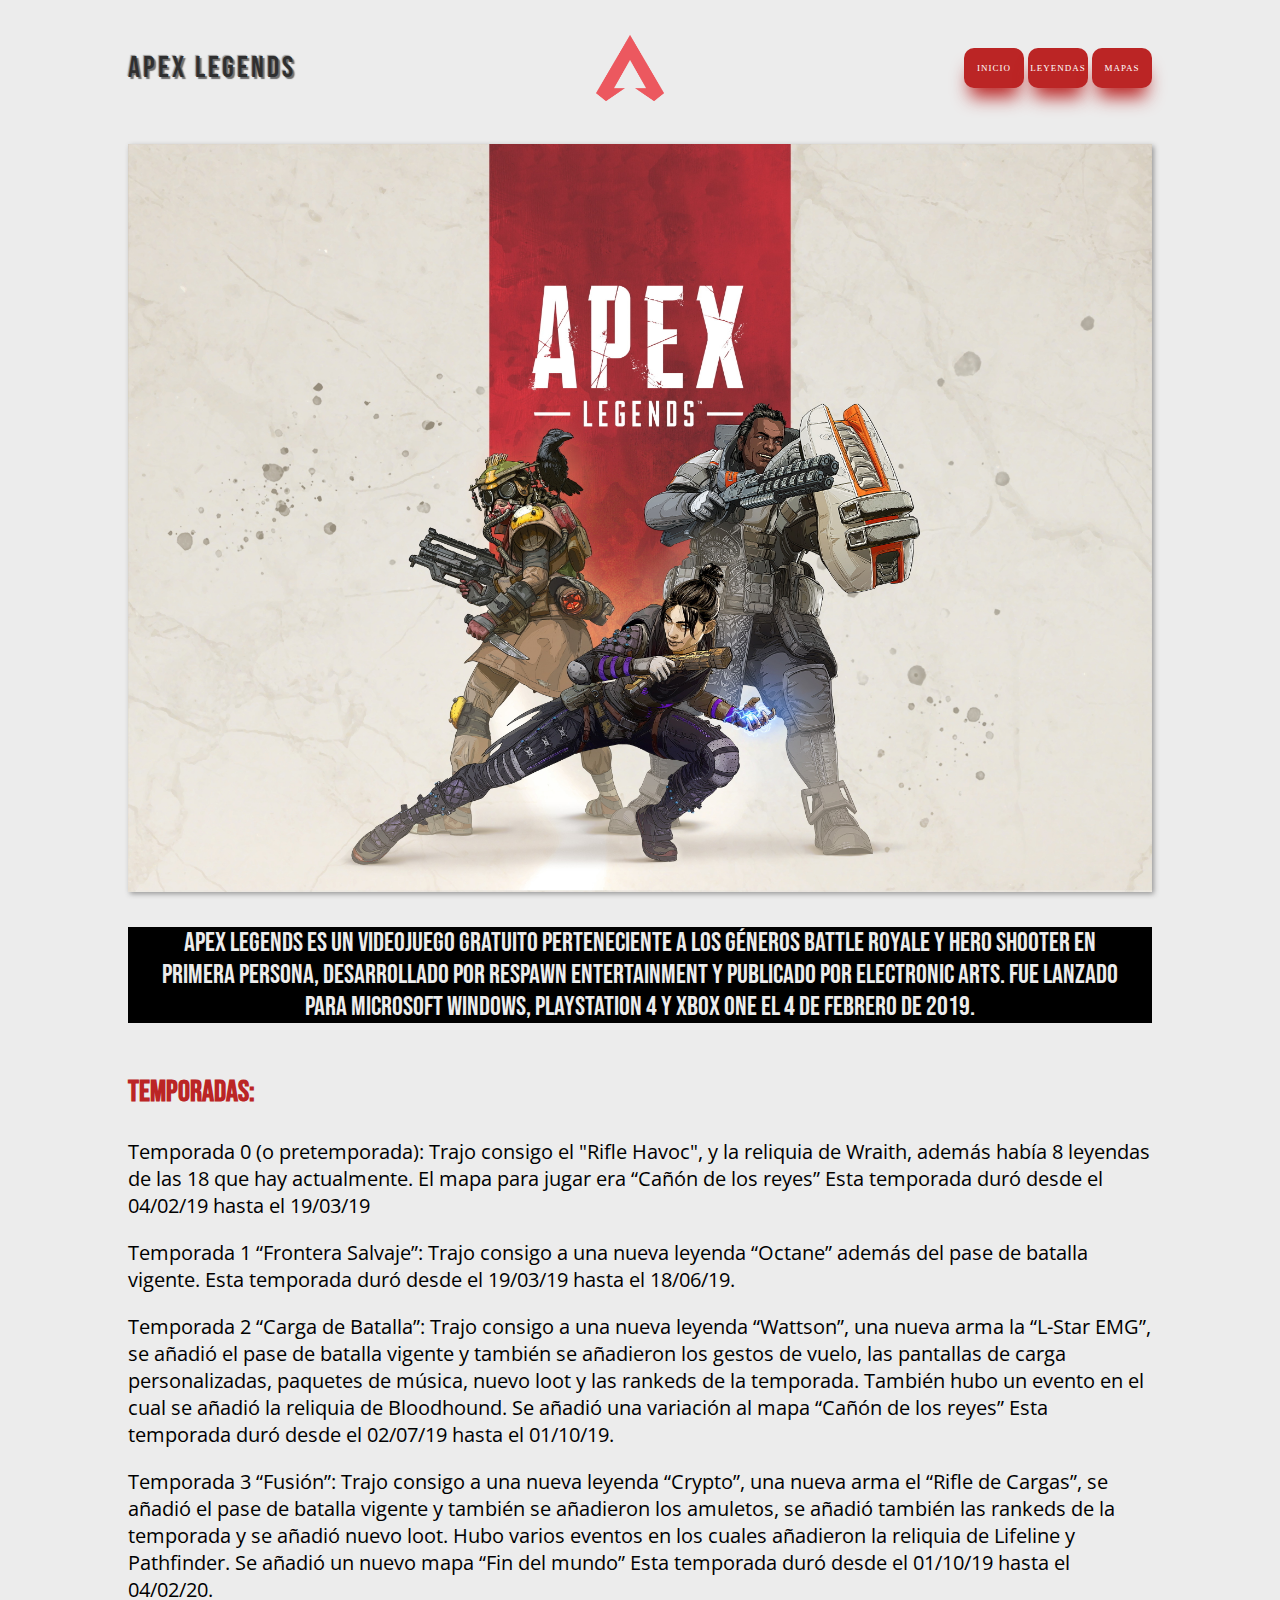
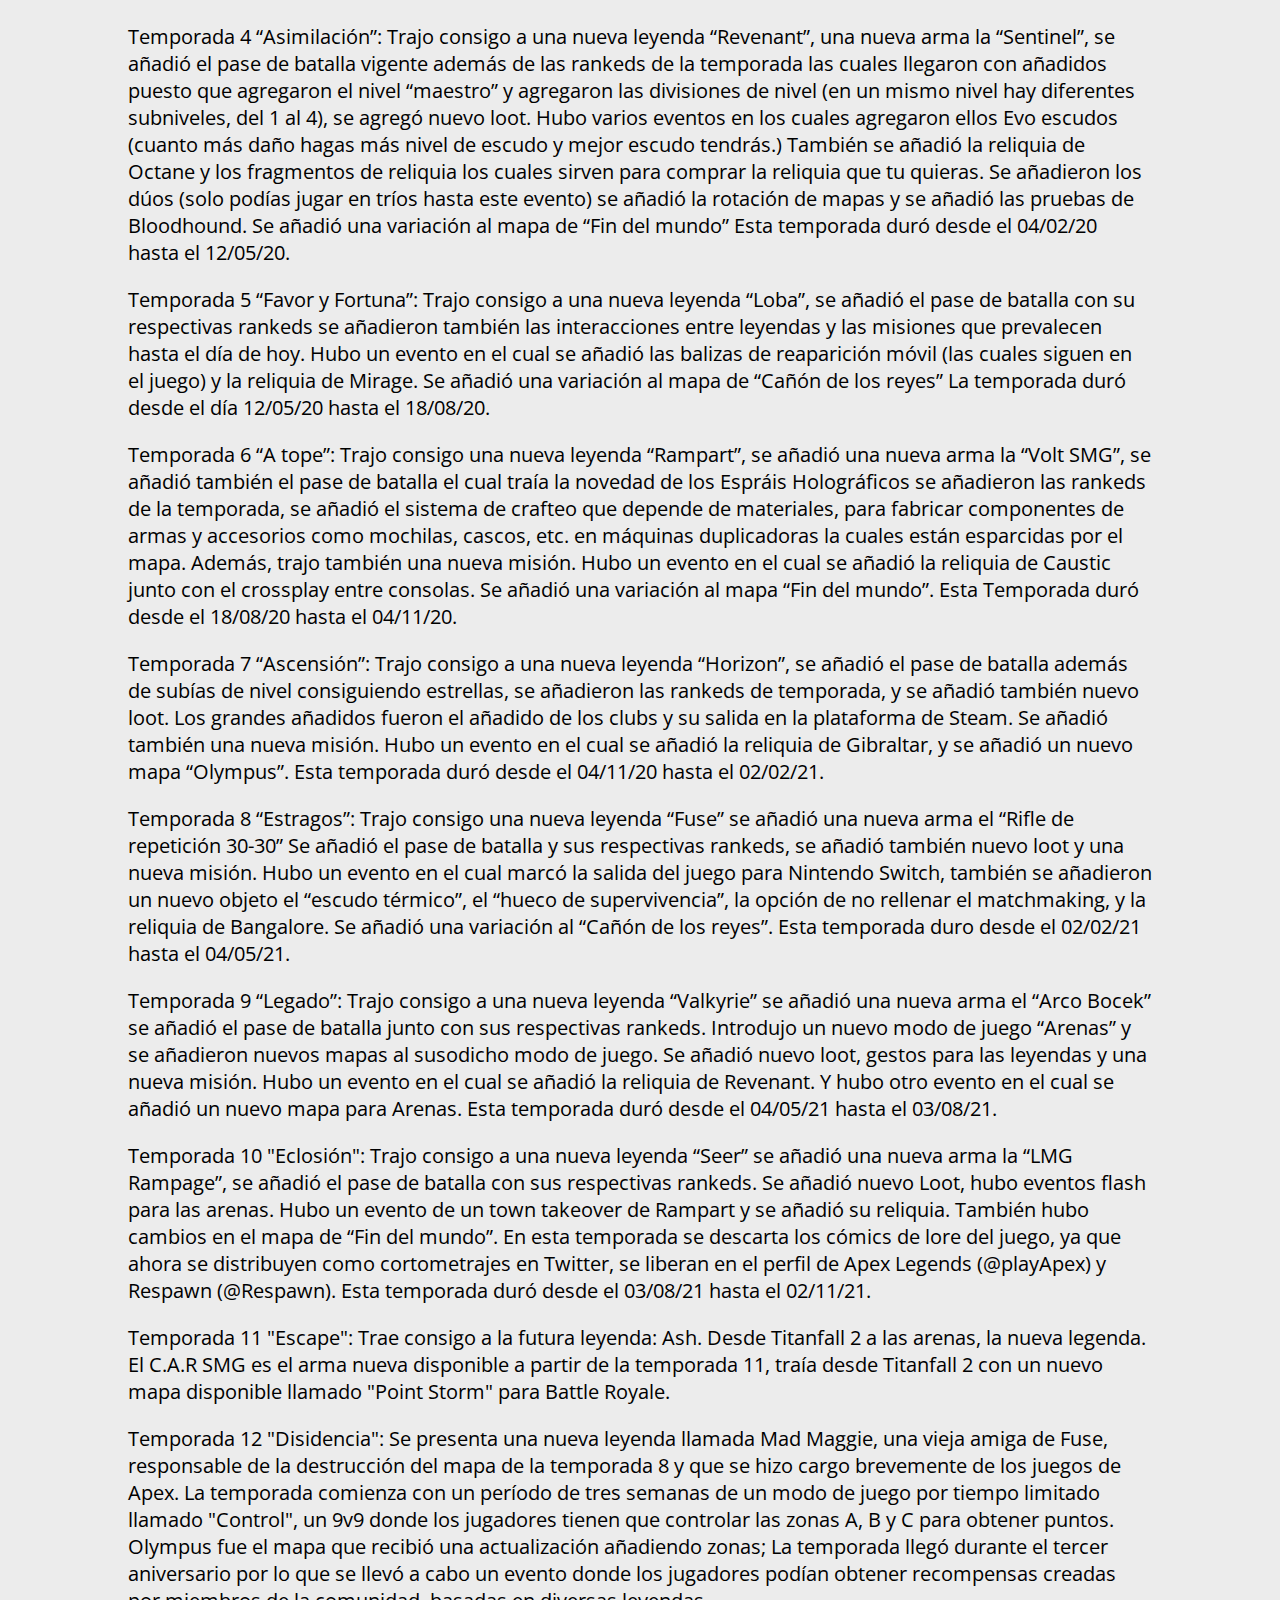
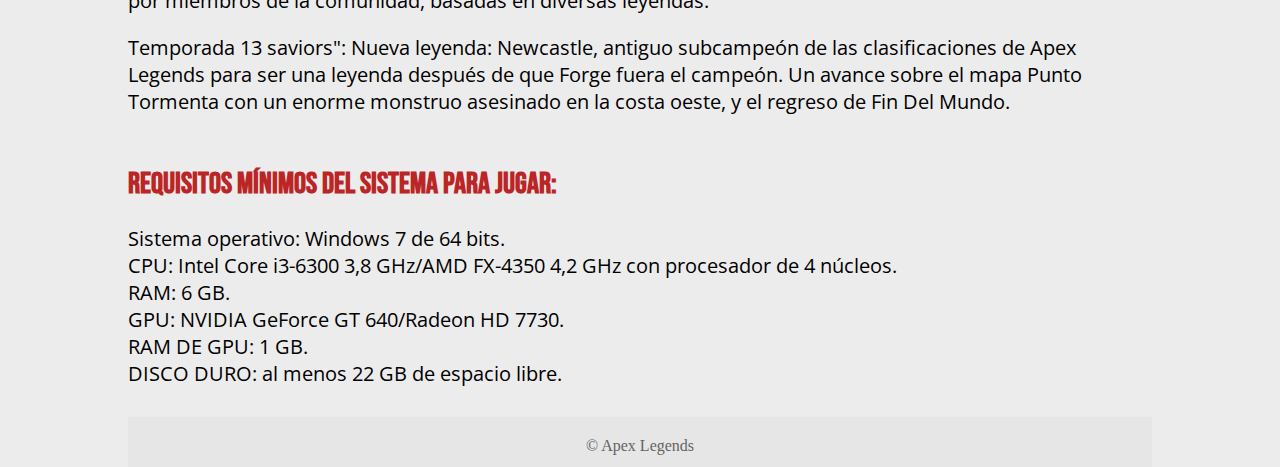
<file: index.html>
<!DOCTYPE html>
<html lang="en"> 
    
    <link href='https://unpkg.com/boxicons@2.1.2/css/boxicons.min.css' rel='stylesheet'>



    <head>
        <title>Apex Legends</title>
        <link rel="stylesheet" href="./css/index.css">
        <link href="https://fonts.googleapis.com/css2?family=Bebas+Neue&display=swap" rel="stylesheet">
        <link href="https://fonts.googleapis.com/css2?family=Open+Sans:wght@300&display=swap" rel="stylesheet">
        <link rel="icon" href="./img/icono.png">

    </head>

    <body>

        <header>

            <div class="container">

                <p class="titulo">Apex Legends</p>

                <img src="img/Apex-Legends.png" alt="Apex Legends" >



                <nav>
                    <a href="index.html">Inicio</a>
                    <a href="leyendas.html">Leyendas</a>
                    <a href="mapas.html">Mapas</a>
                </nav>

            </div>
           
    <ul class="menu-responsive">
        <li>
            <a href="#"><i class='bx bx-menu bx-sm'></i></a>
            <ul class="menu">
                <li><a href="index.html">Inicio</a></li>

                <li><a href="leyendas.html">Leyendas</a></li>

                <li><a href="mapas.html">Mapas</a></li>

            </ul>
        </li>
    </ul>

       </header>

       


      
<div class="contenido">
<img src="./img/Apex-legends.jpg">
<p >
    Apex Legends es un videojuego gratuito perteneciente a los géneros battle royale y hero shooter en primera persona, desarrollado por Respawn Entertainment y publicado por Electronic Arts. Fue lanzado para Microsoft Windows, PlayStation 4 y Xbox One el 4 de febrero de 2019.
</p>
</div>



<div class="temporadas">
    <h2>Temporadas:</h2><br>
    <p>
        Temporada 0 (o pretemporada): Trajo consigo el "Rifle Havoc", y la reliquia de Wraith, además había 8 leyendas de las 18 que hay actualmente. El mapa para jugar era “Cañón de los reyes” Esta temporada duró desde el 04/02/19 hasta el 19/03/19
    </p><span></span>
    <p>
    Temporada 1 “Frontera Salvaje”: Trajo consigo a una nueva leyenda “Octane” además del pase de batalla vigente. Esta temporada duró desde el 19/03/19 hasta el 18/06/19.
    </p><span></span>
    <p>
    Temporada 2 “Carga de Batalla”: Trajo consigo a una nueva leyenda “Wattson”, una nueva arma la “L-Star EMG”, se añadió el pase de batalla vigente y también se añadieron los gestos de vuelo, las pantallas de carga personalizadas, paquetes de música, nuevo loot y las rankeds de la temporada. También hubo un evento en el cual se añadió la reliquia de Bloodhound. Se añadió una variación al mapa “Cañón de los reyes” Esta temporada duró desde el 02/07/19 hasta el 01/10/19.
    </p><span></span>
    <p>
    Temporada 3 “Fusión”: Trajo consigo a una nueva leyenda “Crypto”, una nueva arma el “Rifle de Cargas”, se añadió el pase de batalla vigente y también se añadieron los amuletos, se añadió también las rankeds de la temporada y se añadió nuevo loot. Hubo varios eventos en los cuales añadieron la reliquia de Lifeline y Pathfinder. Se añadió un nuevo mapa “Fin del mundo” Esta temporada duró desde el 01/10/19 hasta el 04/02/20.
    </p><span></span>
    <p>
    Temporada 4 “Asimilación”: Trajo consigo a una nueva leyenda “Revenant”, una nueva arma la “Sentinel”, se añadió el pase de batalla vigente además de las rankeds de la temporada las cuales llegaron con añadidos puesto que agregaron el nivel “maestro” y agregaron las divisiones de nivel (en un mismo nivel hay diferentes subniveles, del 1 al 4), se agregó nuevo loot. Hubo varios eventos en los cuales agregaron ellos Evo escudos (cuanto más daño hagas más nivel de escudo y mejor escudo tendrás.) También se añadió la reliquia de Octane y los fragmentos de reliquia los cuales sirven para comprar la reliquia que tu quieras. Se añadieron los dúos (solo podías jugar en tríos hasta este evento) se añadió la rotación de mapas y se añadió las pruebas de Bloodhound. Se añadió una variación al mapa de “Fin del mundo” Esta temporada duró desde el 04/02/20 hasta el 12/05/20.
    </p><span></span>
    <p>
    Temporada 5 “Favor y Fortuna”: Trajo consigo a una nueva leyenda “Loba”, se añadió el pase de batalla con su respectivas rankeds se añadieron también las interacciones entre leyendas y las misiones que prevalecen hasta el día de hoy. Hubo un evento en el cual se añadió las balizas de reaparición móvil (las cuales siguen en el juego) y la reliquia de Mirage. Se añadió una variación al mapa de “Cañón de los reyes” La temporada duró desde el día 12/05/20 hasta el 18/08/20.
    </p><span></span>
    <p>
    Temporada 6 “A tope”: Trajo consigo una nueva leyenda “Rampart”, se añadió una nueva arma la “Volt SMG”, se añadió también el pase de batalla el cual traía la novedad de los Espráis Holográficos se añadieron las rankeds de la temporada, se añadió el sistema de crafteo que depende de materiales, para fabricar componentes de armas y accesorios como mochilas, cascos, etc. en máquinas duplicadoras la cuales están esparcidas por el mapa. Además, trajo también una nueva misión. Hubo un evento en el cual se añadió la reliquia de Caustic junto con el crossplay entre consolas. Se añadió una variación al mapa “Fin del mundo”. Esta Temporada duró desde el 18/08/20 hasta el 04/11/20.
    </p><span></span>
    <p>
    Temporada 7 “Ascensión”: Trajo consigo a una nueva leyenda “Horizon”, se añadió el pase de batalla además de subías de nivel consiguiendo estrellas, se añadieron las rankeds de temporada, y se añadió también nuevo loot. Los grandes añadidos fueron el añadido de los clubs y su salida en la plataforma de Steam. Se añadió también una nueva misión. Hubo un evento en el cual se añadió la reliquia de Gibraltar, y se añadió un nuevo mapa “Olympus”. Esta temporada duró desde el 04/11/20 hasta el 02/02/21.
    </p><span></span>
    <p>
    Temporada 8 “Estragos”: Trajo consigo una nueva leyenda “Fuse” se añadió una nueva arma el “Rifle de repetición 30-30” Se añadió el pase de batalla y sus respectivas rankeds, se añadió también nuevo loot y una nueva misión. Hubo un evento en el cual marcó la salida del juego para Nintendo Switch, también se añadieron un nuevo objeto el “escudo térmico”, el “hueco de supervivencia”, la opción de no rellenar el matchmaking, y la reliquia de Bangalore. Se añadió una variación al “Cañón de los reyes”. Esta temporada duro desde el 02/02/21 hasta el 04/05/21.
    </p><span></span>
    <p>
    Temporada 9 “Legado”: Trajo consigo a una nueva leyenda “Valkyrie” se añadió una nueva arma el “Arco Bocek” se añadió el pase de batalla junto con sus respectivas rankeds. Introdujo un nuevo modo de juego “Arenas” y se añadieron nuevos mapas al susodicho modo de juego. Se añadió nuevo loot, gestos para las leyendas y una nueva misión. Hubo un evento en el cual se añadió la reliquia de Revenant. Y hubo otro evento en el cual se añadió un nuevo mapa para Arenas. Esta temporada duró desde el 04/05/21 hasta el 03/08/21.
    </p><span></span>
    <p>
    Temporada 10 "Eclosión": Trajo consigo a una nueva leyenda “Seer” se añadió una nueva arma la “LMG Rampage”, se añadió el pase de batalla con sus respectivas rankeds. Se añadió nuevo Loot, hubo eventos flash para las arenas. Hubo un evento de un town takeover de Rampart y se añadió su reliquia. También hubo cambios en el mapa de “Fin del mundo”. En esta temporada se descarta los cómics de lore del juego, ya que ahora se distribuyen como cortometrajes en Twitter, se liberan en el perfil de Apex Legends (@playApex) y Respawn (@Respawn). Esta temporada duró desde el 03/08/21 hasta el 02/11/21.
    </p><span></span>
    <p>
    Temporada 11 "Escape": Trae consigo a la futura leyenda: Ash. Desde Titanfall 2 a las arenas, la nueva legenda. El C.A.R SMG es el arma nueva disponible a partir de la temporada 11, traía desde Titanfall 2 con un nuevo mapa disponible llamado "Point Storm" para Battle Royale.
    </p><span></span>
    <p>
    Temporada 12 "Disidencia": Se presenta una nueva leyenda llamada Mad Maggie, una vieja amiga de Fuse, responsable de la destrucción del mapa de la temporada 8 y que se hizo cargo brevemente de los juegos de Apex. La temporada comienza con un período de tres semanas de un modo de juego por tiempo limitado llamado "Control", un 9v9 donde los jugadores tienen que controlar las zonas A, B y C para obtener puntos. Olympus fue el mapa que recibió una actualización añadiendo zonas; La temporada llegó durante el tercer aniversario por lo que se llevó a cabo un evento donde los jugadores podían obtener recompensas creadas por miembros de la comunidad, basadas en diversas leyendas.
    </p><span></span>
    <p>
    Temporada 13 saviors":
    Nueva leyenda: Newcastle, antiguo subcampeón de las clasificaciones de Apex Legends para ser una leyenda después de que Forge fuera el campeón. Un avance sobre el mapa Punto Tormenta con un enorme monstruo asesinado en la costa oeste, y el regreso de Fin Del Mundo.
    </p>   
</div>




<div class="requisitos">
    <h2>Requisitos mínimos del sistema para jugar:</h2><br>
    <p>Sistema operativo: Windows 7 de 64 bits. <br>
        CPU: Intel Core i3-6300 3,8 GHz/AMD FX-4350 4,2 GHz con procesador de 4 núcleos. <br>
        RAM: 6 GB. <br>
        GPU: NVIDIA GeForce GT 640/Radeon HD 7730. <br>
        RAM DE GPU: 1 GB. <br>
        DISCO DURO: al menos 22 GB de espacio libre.
    </p>  
</div>



<footer>
    <div class="footer-container">
        <p>&copy; Apex Legends</p>
    </div>
</footer>


    </body>

</html>
</file>
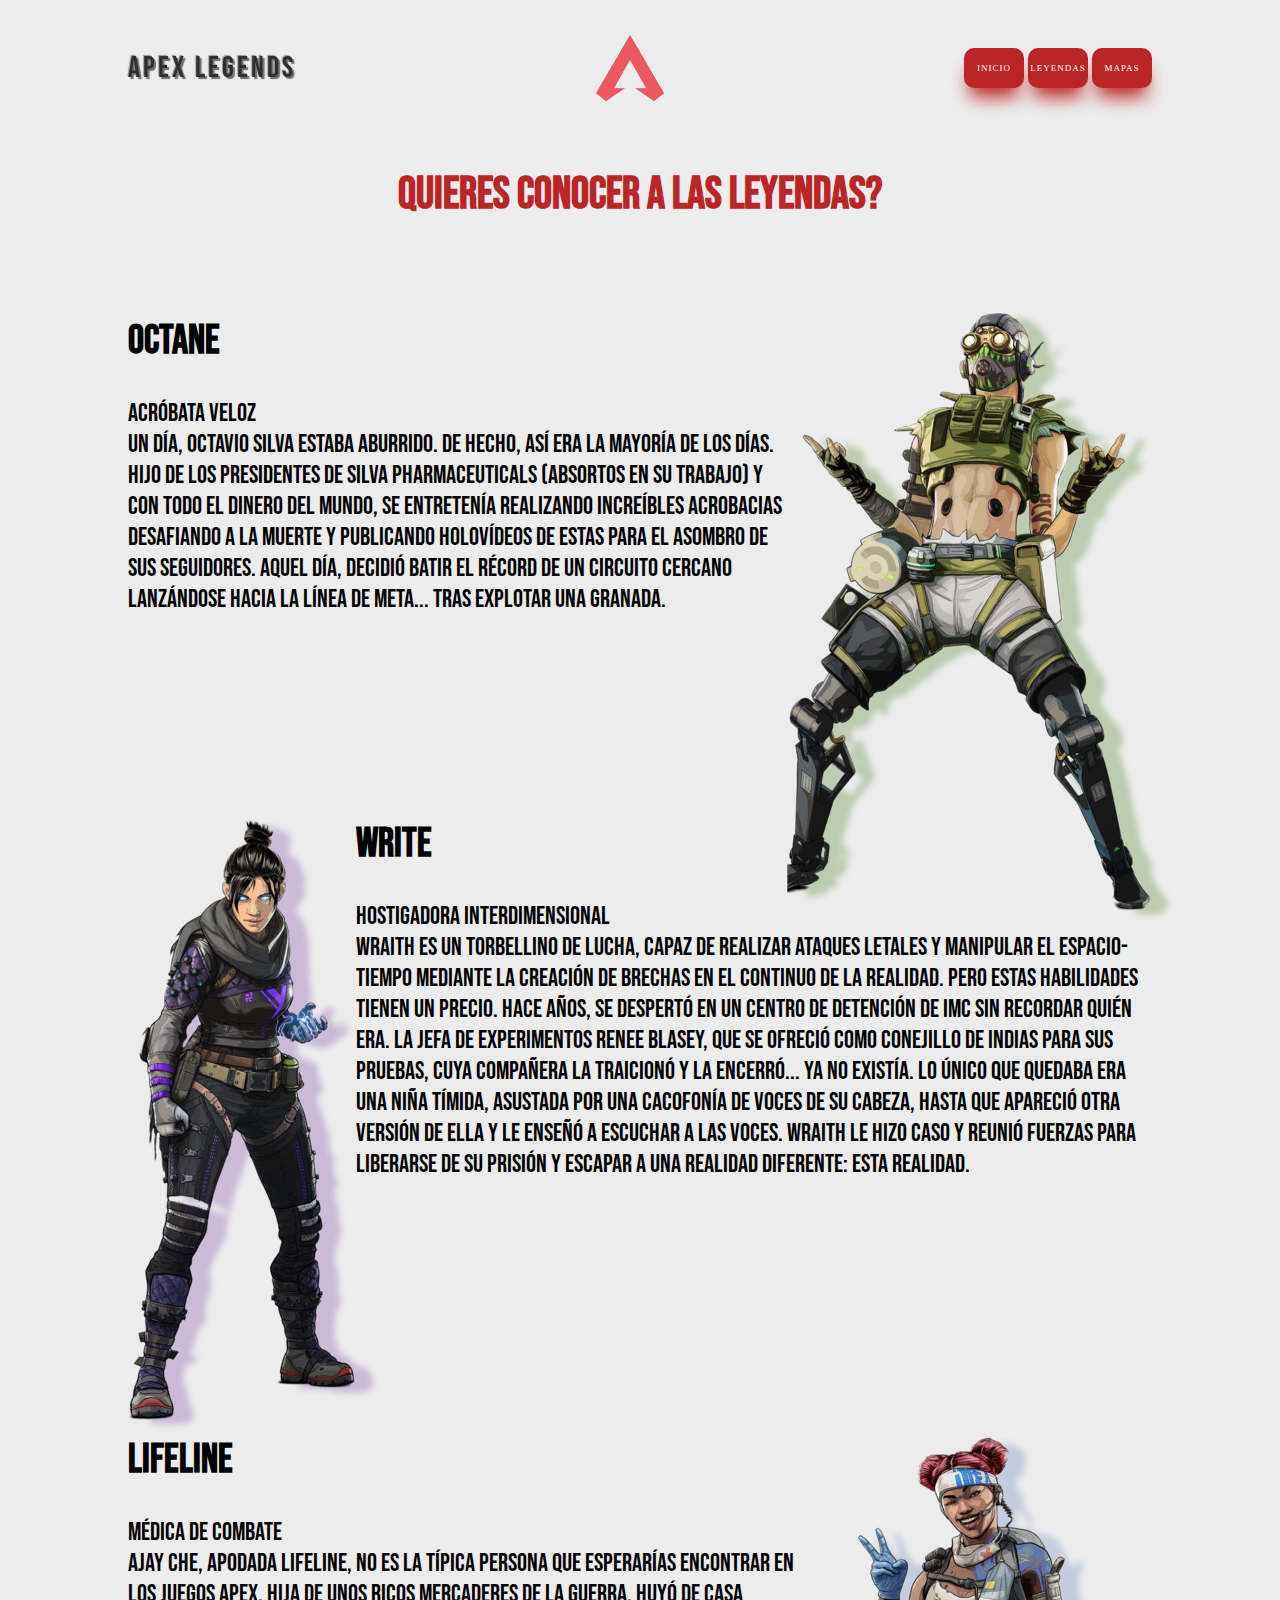
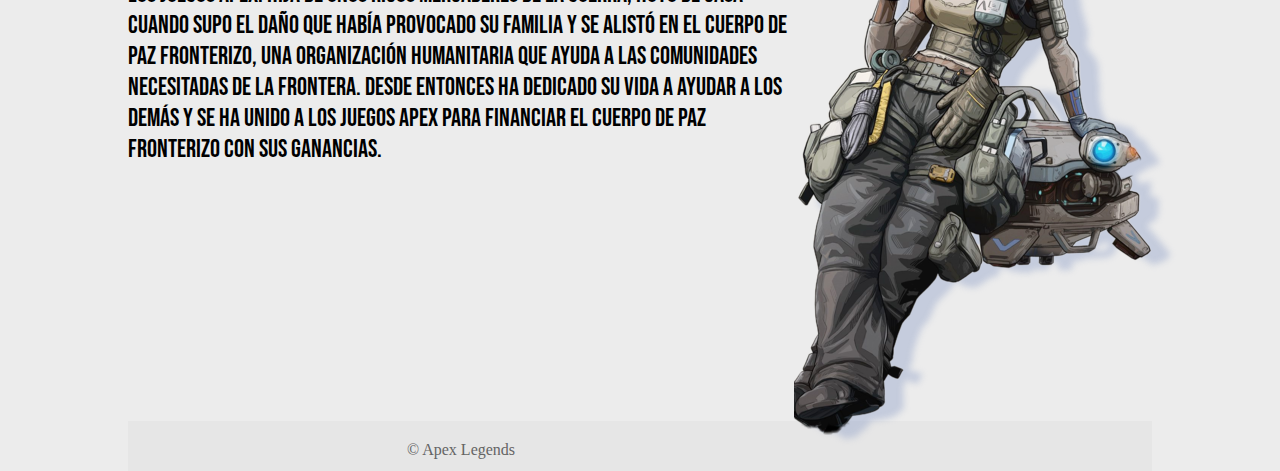
<file: leyendas.html>
<!DOCTYPE html>
<html lang="en"> 
    
   
    <link href='https://unpkg.com/boxicons@2.1.2/css/boxicons.min.css' rel='stylesheet'>

    <head>
        <title>Apex Legends</title>
        <link rel="stylesheet" href="./css/index.css">
        <link rel="stylesheet" href="./css/leyendas.css">

        

        <link href="https://fonts.googleapis.com/css2?family=Bebas+Neue&display=swap" rel="stylesheet">
        <link rel="icon" href="./img/icono.png">

    </head>

    <body>

        <header>

            <div class="container">

                <p class="titulo">Apex Legends</p>

                <img src="img/Apex-Legends.png" alt="Apex Legends" >


                

                <nav>
                    <a href="index.html">Inicio</a>
                    <a href="leyendas.html">Leyendas</a>
                    <a href="mapas.html">Mapas</a>
                </nav>

            </div>
           
            <ul class="menu-responsive">
            <li>
            <a href="#"><i class='bx bx-menu bx-sm'></i></a>
            <ul class="menu">
                <li><a href="index.html">Inicio</a></li>

                <li><a href="leyendas.html">Leyendas</a></li>

                <li><a href="mapas.html">Mapas</a></li>

            </ul>
        </li>
    </ul>

       </header>
 
</div>


<div class="octane-container">


    <h1>Quieres conocer a las Leyendas?</h1><br>

    <img src="img/octane.png">

    <h2 class="titulo-leyenda">OCTANE</h2>
    <p>ACRÓBATA VELOZ<br>
        Un día, Octavio Silva estaba aburrido. De hecho, así era la mayoría de los días. Hijo de los presidentes de Silva Pharmaceuticals (absortos en su trabajo) y con todo el dinero del mundo, se entretenía realizando increíbles acrobacias desafiando a la muerte y publicando holovídeos de estas para el asombro de sus seguidores. Aquel día, decidió batir el récord de un circuito cercano lanzándose hacia la línea de meta... tras explotar una granada.
    </p>  
</div>


<div class="write-container">


    <img src="img/write.png">

    <h2 class="titulo-leyenda">WRITE</h2>
    <p>HOSTIGADORA INTERDIMENSIONAL<br>
        
Wraith es un torbellino de lucha, capaz de realizar ataques letales y manipular el espacio-tiempo mediante la creación de brechas en el continuo de la realidad. Pero estas habilidades tienen un precio. Hace años, se despertó en un centro de detención de IMC sin recordar quién era. La jefa de experimentos Renee Blasey, que se ofreció como conejillo de Indias para sus pruebas, cuya compañera la traicionó y la encerró... ya no existía. Lo único que quedaba era una niña tímida, asustada por una cacofonía de voces de su cabeza, hasta que apareció otra versión de ella y le enseñó a escuchar a las voces. Wraith le hizo caso y reunió fuerzas para liberarse de su prisión y escapar a una realidad diferente: esta realidad.
    </p>  
</div>


<div class="lifeline-container">


    <img src="img/lifeline.png">

    <h2 class="titulo-leyenda">LIFELINE</h2>
    <p>MÉDICA DE COMBATE<br>
        
       
        Ajay Che, apodada Lifeline, no es la típica persona que esperarías encontrar en los Juegos Apex. Hija de unos ricos mercaderes de la guerra, huyó de casa cuando supo el daño que había provocado su familia y se alistó en el Cuerpo de Paz Fronterizo, una organización humanitaria que ayuda a las comunidades necesitadas de la Frontera. Desde entonces ha dedicado su vida a ayudar a los demás y se ha unido a los Juegos Apex para financiar el Cuerpo de Paz Fronterizo con sus ganancias.
    </p>  
</div>


<footer>
    <div class="footer-container">
        <p>&copy; Apex Legends</p>
    </div>
</footer>


    </body>

</html>
</file>
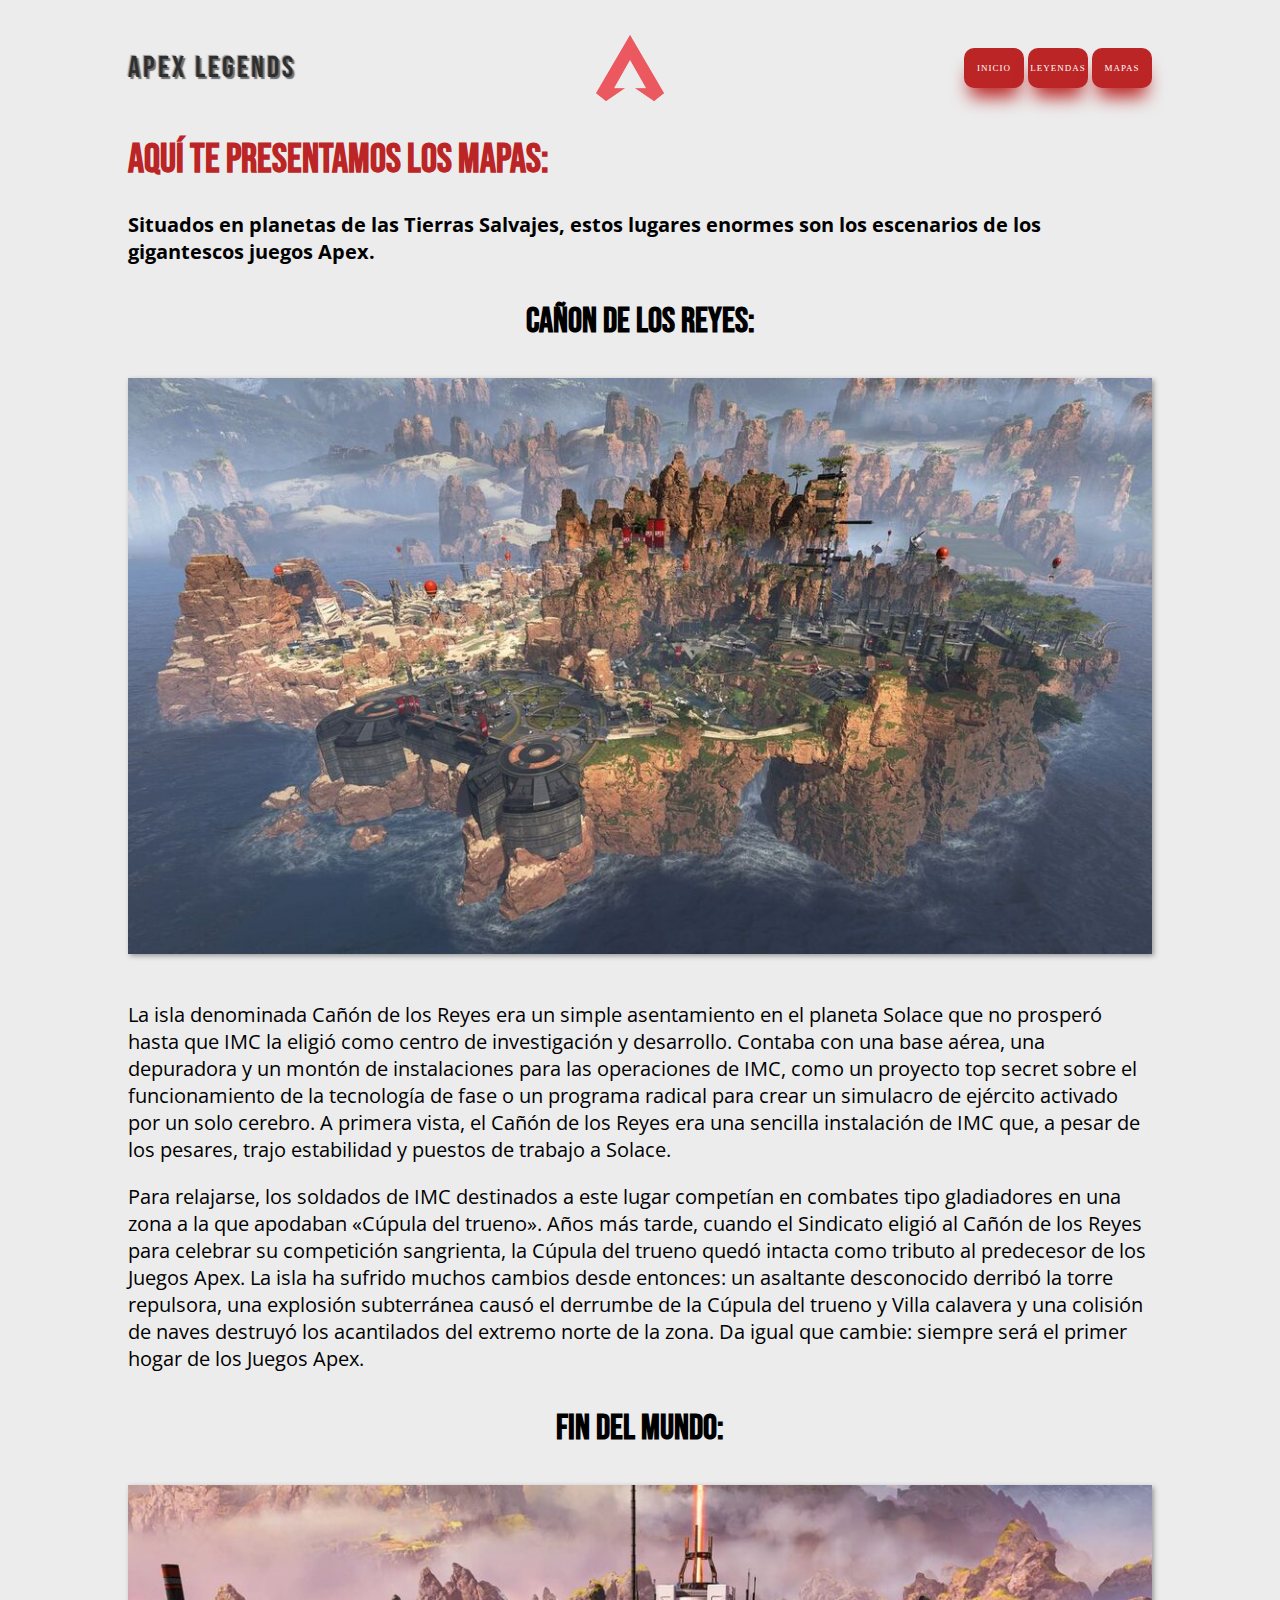
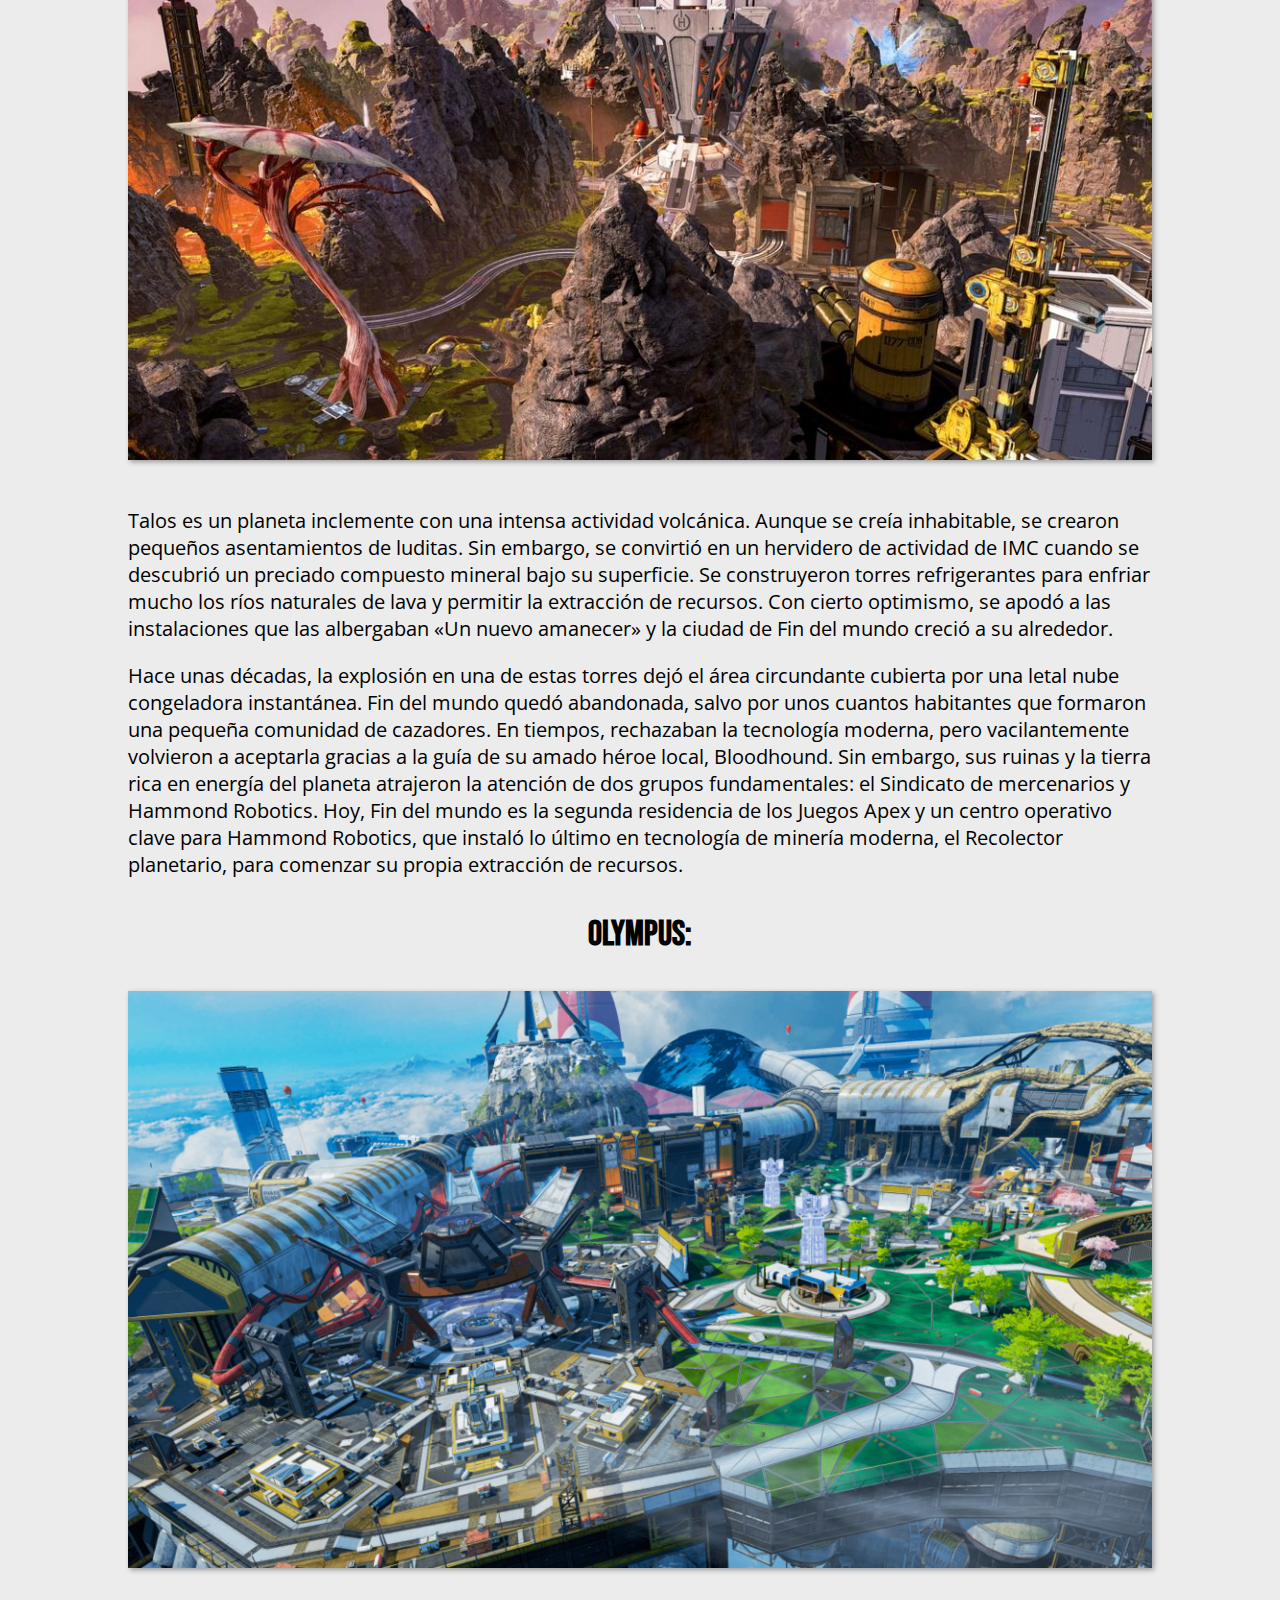
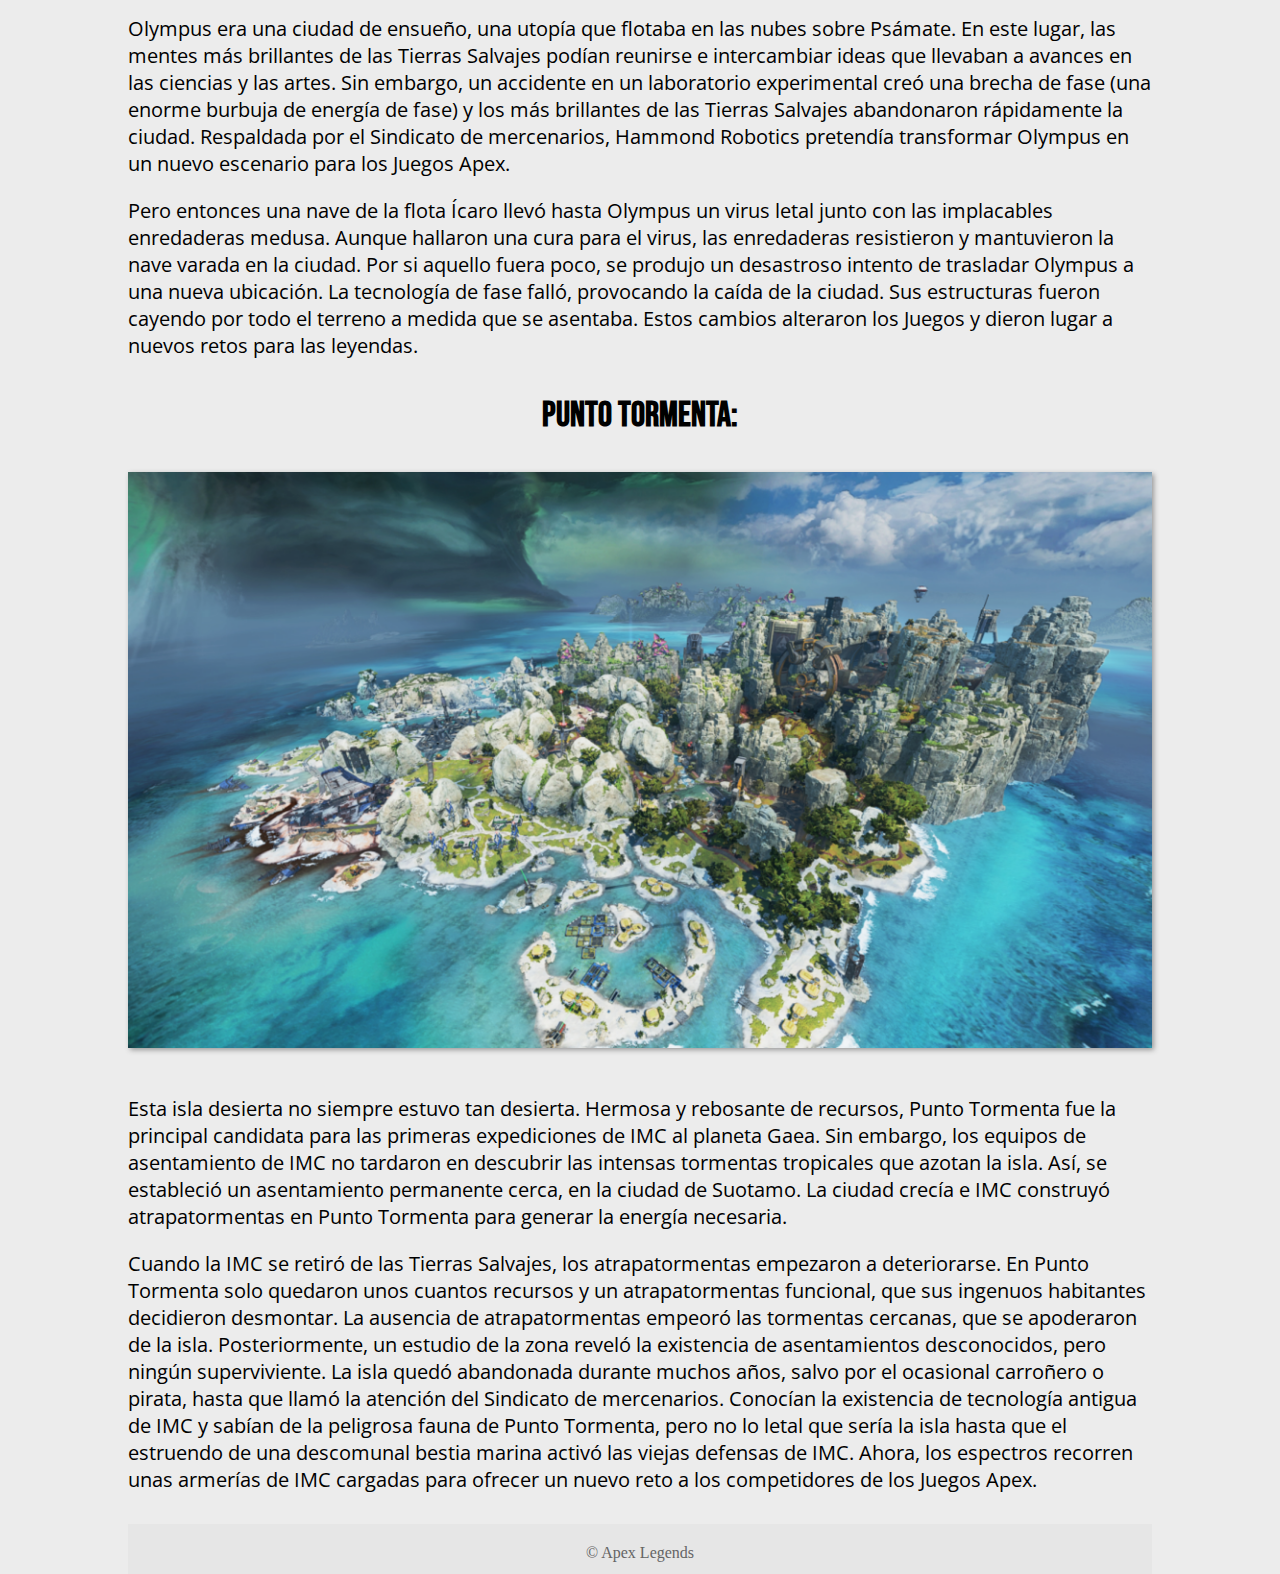
<file: mapas.html>
<!DOCTYPE html>
<html lang="en"> 
    
    <link href='https://unpkg.com/boxicons@2.1.2/css/boxicons.min.css' rel='stylesheet'>

    <head>
        <title>Apex Legends</title>
        <link rel="stylesheet" href="./css/index.css">
        <link rel="stylesheet" href="./css/mapas.css">

        

        <link href="https://fonts.googleapis.com/css2?family=Bebas+Neue&display=swap" rel="stylesheet">
        <link href="https://fonts.googleapis.com/css2?family=Open+Sans:wght@300&display=swap" rel="stylesheet">
        <link rel="icon" href="./img/icono.png">

    </head>

    <body>

        <header>

            <div class="container">

                <p class="titulo">Apex Legends</p>
                <img src="img/Apex-Legends.png" alt="Apex Legends" >


               

                <nav>
                    <a href="index.html">Inicio</a>
                    <a href="leyendas.html">Leyendas</a>
                    <a href="mapas.html">Mapas</a>
                </nav>

            </div>
           
            <ul class="menu-responsive">
            <li>
            <a href="#"><i class='bx bx-menu bx-sm'></i></a>
            <ul class="menu">
                <li><a href="index.html">Inicio</a></li>

                <li><a href="leyendas.html">Leyendas</a></li>

                <li><a href="mapas.html">Mapas</a></li>

            </ul>
        </li>
    </ul>

       </header>

  
</div>



<div class="mapa-container">


    <h1>AQU&Iacute; TE PRESENTAMOS LOS MAPAS:</h1>
    <h2>
        Situados en planetas de las Tierras Salvajes, estos lugares enormes son los escenarios de los gigantescos juegos Apex.
    </h2>  
    

    <p class="titulo-mapa">  CA&Ntilde;ON DE LOS REYES:</p>

      <img src="img/canion-de-los-reyes.jpg">
    <br>
    <p>
        La isla denominada Cañón de los Reyes era un simple asentamiento en el planeta Solace que no prosperó hasta que IMC la eligió como centro de investigación y desarrollo. Contaba con una base aérea, una depuradora y un montón de instalaciones para las operaciones de IMC, como un proyecto top secret sobre el funcionamiento de la tecnología de fase o un programa radical para crear un simulacro de ejército activado por un solo cerebro. A primera vista, el Cañón de los Reyes era una sencilla instalación de IMC que, a pesar de los pesares, trajo estabilidad y puestos de trabajo a Solace.
    </p><span></span>
    <p>
        Para relajarse, los soldados de IMC destinados a este lugar competían en combates tipo gladiadores en una zona a la que apodaban «Cúpula del trueno». Años más tarde, cuando el Sindicato eligió al Cañón de los Reyes para celebrar su competición sangrienta, la Cúpula del trueno quedó intacta como tributo al predecesor de los Juegos Apex. La isla ha sufrido muchos cambios desde entonces: un asaltante desconocido derribó la torre repulsora, una explosión subterránea causó el derrumbe de la Cúpula del trueno y Villa calavera y una colisión de naves destruyó los acantilados del extremo norte de la zona. Da igual que cambie: siempre será el primer hogar de los Juegos Apex.
    </p>  
</div>




<div class="mapa-container"> 
    

    <p class="titulo-mapa">FIN DEL MUNDO:</p>

      <img src="img/fin-del-mundo.jpg">
    <br>
    <p>
        Talos es un planeta inclemente con una intensa actividad volcánica. Aunque se creía inhabitable, se crearon pequeños asentamientos de luditas. Sin embargo, se convirtió en un hervidero de actividad de IMC cuando se descubrió un preciado compuesto mineral bajo su superficie. Se construyeron torres refrigerantes para enfriar mucho los ríos naturales de lava y permitir la extracción de recursos. Con cierto optimismo, se apodó a las instalaciones que las albergaban «Un nuevo amanecer» y la ciudad de Fin del mundo creció a su alrededor.
    </p><span></span>
    <p>
        Hace unas décadas, la explosión en una de estas torres dejó el área circundante cubierta por una letal nube congeladora instantánea. Fin del mundo quedó abandonada, salvo por unos cuantos habitantes que formaron una pequeña comunidad de cazadores. En tiempos, rechazaban la tecnología moderna, pero vacilantemente volvieron a aceptarla gracias a la guía de su amado héroe local, Bloodhound. Sin embargo, sus ruinas y la tierra rica en energía del planeta atrajeron la atención de dos grupos fundamentales: el Sindicato de mercenarios y Hammond Robotics. Hoy, Fin del mundo es la segunda residencia de los Juegos Apex y un centro operativo clave para Hammond Robotics, que instaló lo último en tecnología de minería moderna, el Recolector planetario, para comenzar su propia extracción de recursos.
    </p>  
</div>

<div class="mapa-container"> 
    

    <p class="titulo-mapa">OLYMPUS:</p>

      <img src="img/olympus.png">
    <br>
    <p>
        Olympus era una ciudad de ensueño, una utopía que flotaba en las nubes sobre Psámate. En este lugar, las mentes más brillantes de las Tierras Salvajes podían reunirse e intercambiar ideas que llevaban a avances en las ciencias y las artes. Sin embargo, un accidente en un laboratorio experimental creó una brecha de fase (una enorme burbuja de energía de fase) y los más brillantes de las Tierras Salvajes abandonaron rápidamente la ciudad. Respaldada por el Sindicato de mercenarios, Hammond Robotics pretendía transformar Olympus en un nuevo escenario para los Juegos Apex.
    </p><span></span>
    <p>
        Pero entonces una nave de la flota Ícaro llevó hasta Olympus un virus letal junto con las implacables enredaderas medusa. Aunque hallaron una cura para el virus, las enredaderas resistieron y mantuvieron la nave varada en la ciudad. Por si aquello fuera poco, se produjo un desastroso intento de trasladar Olympus a una nueva ubicación. La tecnología de fase falló, provocando la caída de la ciudad. Sus estructuras fueron cayendo por todo el terreno a medida que se asentaba. Estos cambios alteraron los Juegos y dieron lugar a nuevos retos para las leyendas.
    </p>  
</div>

<div class="mapa-container"> 
    

    <p class="titulo-mapa">PUNTO TORMENTA:</p>

      <img src="img/punto-tormenta.png">
    <br>
    <p>
        Esta isla desierta no siempre estuvo tan desierta. Hermosa y rebosante de recursos, Punto Tormenta fue la principal candidata para las primeras expediciones de IMC al planeta Gaea. Sin embargo, los equipos de asentamiento de IMC no tardaron en descubrir las intensas tormentas tropicales que azotan la isla. Así, se estableció un asentamiento permanente cerca, en la ciudad de Suotamo. La ciudad crecía e IMC construyó atrapatormentas en Punto Tormenta para generar la energía necesaria.
    </p><span></span>

    <p>
        Cuando la IMC se retiró de las Tierras Salvajes, los atrapatormentas empezaron a deteriorarse. En Punto Tormenta solo quedaron unos cuantos recursos y un atrapatormentas funcional, que sus ingenuos habitantes decidieron desmontar. La ausencia de atrapatormentas empeoró las tormentas cercanas, que se apoderaron de la isla. Posteriormente, un estudio de la zona reveló la existencia de asentamientos desconocidos, pero ningún superviviente. La isla quedó abandonada durante muchos años, salvo por el ocasional carroñero o pirata, hasta que llamó la atención del Sindicato de mercenarios.

        Conocían la existencia de tecnología antigua de IMC y sabían de la peligrosa fauna de Punto Tormenta, pero no lo letal que sería la isla hasta que el estruendo de una descomunal bestia marina activó las viejas defensas de IMC. Ahora, los espectros recorren unas armerías de IMC cargadas para ofrecer un nuevo reto a los competidores de los Juegos Apex.
    </p>  
</div>








<footer>
    <div class="footer-container">
        <p>&copy; Apex Legends</p>
    </div>
</footer>


    </body>

</html>
</file>
<file: css/index.css>
:root {
    --rojo: #bb2525;
    --fondo: #ececec;
}
* {
    box-sizing: border-box;    
    
}
html{
    height: 100%;
}
body {
    background: var(--fondo); 
    margin: auto;    
    width: 80%;
    max-width: 1400px;
}
header{
    margin-top: 20px;   
}

header .container {
    display: flex;
    justify-content: space-between;
    align-items: center;    
}
.menu-responsive{
    display: none;
}


header .container img {
    height: 70px;
    opacity: 70%;
    margin-left: auto;
    margin-right: auto;  
 
}
header nav a {
    text-align: center;
    text-decoration: none;
    color: #fff;
    margin: auto;
    width: 60px;
    display: inline-block;
    line-height: 40px;
    font-size: 9px;
    letter-spacing: 1px;
    border-radius: 10px;
    text-transform: uppercase;
    background-color: #bb2525;
    box-shadow: 0px 15px 18px -6px #bb2525;
    transition: all 0.4s;
    position: relative;
    cursor: pointer;
    
}
header nav a:hover 
    {
        background-color: #bb2525;
        box-shadow: 0px 22px 19px -8px #bb2525;
        transform: scale(1.02, 1.02);
      }

.titulo{
        font-family: 'Bebas Neue', cursive;
        font-size: 30px;
        opacity: 80%;
    
        color: #000000;
        letter-spacing: .1em;
        text-shadow: 
          -1px -1px 1px rgba(104, 103, 103, 0.801), 
          2px 2px 1px #363636da;
      } 
      
.contenido{
        max-width: 1400px;
        margin: auto;
        font-family: 'Bebas Neue', cursive;
        font-size: 27px;
       
    }
    
.contenido p{
        color: #ececec;
        text-align: center;
        padding-left: 2%;
        padding-right: 2%;
        background-color: #000000;
           
}
.contenido img {
    max-width: 100%;
    height: auto;
    box-shadow:  2px 2px 5px #999;
    margin-top: 2.7%;
}

.temporadas h2{
    font-family: 'Bebas Neue', cursive;
    font-size: 30px;
    color: #bb2525;
    margin-top: 5%;
    margin-bottom: -1%;
}

.temporadas p{
    font-family: 'Open Sans', sans-serif;
    font-size: 20px;
}

.requisitos h2{
    font-family: 'Bebas Neue', cursive;
    font-size: 30px;
    color: #bb2525;
    margin-top: 5%;
}

.requisitos p{
    margin-top: -2%;
    font-size: 20px;
    font-family: 'Open Sans', sans-serif;
}

footer{
    background-color: rgb(230,230,230);
    margin-top: 3%;
}

footer p{
    margin: 0;
    padding: 12px;
    color: rgb(100,100,100);

}
footer .footer-container{
    height: 50px;
    display: flex;
    justify-content: center;
    align-items: flex-end;
}


/*-----------------RESPONSIVE------------------*/


@media (max-width: 980px) {
        
    header nav a, header p{
        display: none;
    }

    .contenido img {
        margin-top: 5%;
    }

    .menu-responsive{
        list-style: none;
        display:flex;
        justify-content: space-around;
        background-color: #000000;
        width: 100%;
        margin-top: 5%;
        padding: 0%;
    }

    .menu-responsive > li > a{
        display: block;
        padding: 15px 20px;
        color: white;
        text-decoration: none;
    }
    .menu-responsive >li:hover{
        background-color: #bb2525;
        width: 100%;
        text-align: center;
        position: relative;
    }
    .menu{
        position: absolute;
        display: none;
        list-style: none;
        width: 200px;
        background-color:  rgba(0, 0, 1, 0.836);
        padding: 0%;
        font-family: 'Bebas Neue', cursive;
    }
    .menu-responsive li:hover .menu{
        display: block;
        width: 100%;
    }
    .menu li:hover{
        background-color: #bb2525;
        width: 100%;      
    }

    .menu li a{
        display: block;
        padding: 15px 20px;
        color: white;
        text-decoration: none;
    }

    footer{
        margin-top: 10%;
    }
}
</file>
<file: css/leyendas.css>
.octane-container h1{
    font-family: 'Bebas Neue', cursive;
    font-size: 45px;
    color: #bb2525;
    margin-top: 5%;
    text-align: center;
    border-color: #000000;

}
.octane-container img{
    max-width: 100%;
    height: auto;
    margin-top: 2.7%;
    filter: drop-shadow(19px 5px 3px rgba(120, 156, 88, 0.404));
    float: right; 
}
.octane-container{
    max-width: 1400px;
    margin: auto;
    font-family: 'Bebas Neue', cursive;
    font-size: 25px;
}
.titulo-leyenda{
    color: #000000;
    font-family: 'Bebas Neue', cursive;
    font-size: 40px;
}
.write-container{
    max-width: 1400px;
    margin: auto;
    font-family: 'Bebas Neue', cursive;
    font-size: 25px;
    margin-top: 20%;
}
.write-container img{
    filter: drop-shadow(19px 5px 3px  rgba(152, 111, 185, 0.404));
    float: left;
}
.lifeline-container{
    max-width: 1400px;
    margin: auto;
    font-family: 'Bebas Neue', cursive;
    font-size: 25px;
    margin-top: 25%;
}
.lifeline-container img{
    filter: drop-shadow(19px 5px 3px  rgba(139, 155, 199, 0.404));
    float: right;

}
footer{
    margin-top: 25%;
}

/*--------------------- RESPONSIVE -----------------------*/
@media (max-width:  980px) {

.octane-container img{
    display:block;
    margin:auto;
    margin-top: 4%;
    float: none;
}

.titulo-leyenda{
    font-family: 'Bebas Neue', cursive;
    font-size: 40px;
}
.write-container img{
    display:block;
    margin:auto;
    float: none;

}
.lifeline-container img{
    display:block;
    margin:auto; 
    float: none;
}

}
</file>
<file: css/mapas.css>
.mapa-container h1{
    font-family: 'Bebas Neue', cursive;
    font-size: 40px;
    color: #bb2525;
    margin-top: 2%;
    
}
.mapa-container{
    max-width: 1400px;
    margin: auto;
    font-family: 'Open Sans', sans-serif;
    font-size: 20px;  
    
}
.mapa-container h2{
    font-size: 20px;
}
.mapa-container img{
    max-width: 100%;
    height: auto;
    box-shadow:  2px 2px 5px #999;
    margin-top: -1%;
    display:block;
    margin:auto;
}
.titulo-mapa{
    font-family: 'Bebas Neue', cursive;
    font-size: 35px;
    text-align: center;
    font-weight:bold;
}
</file>
